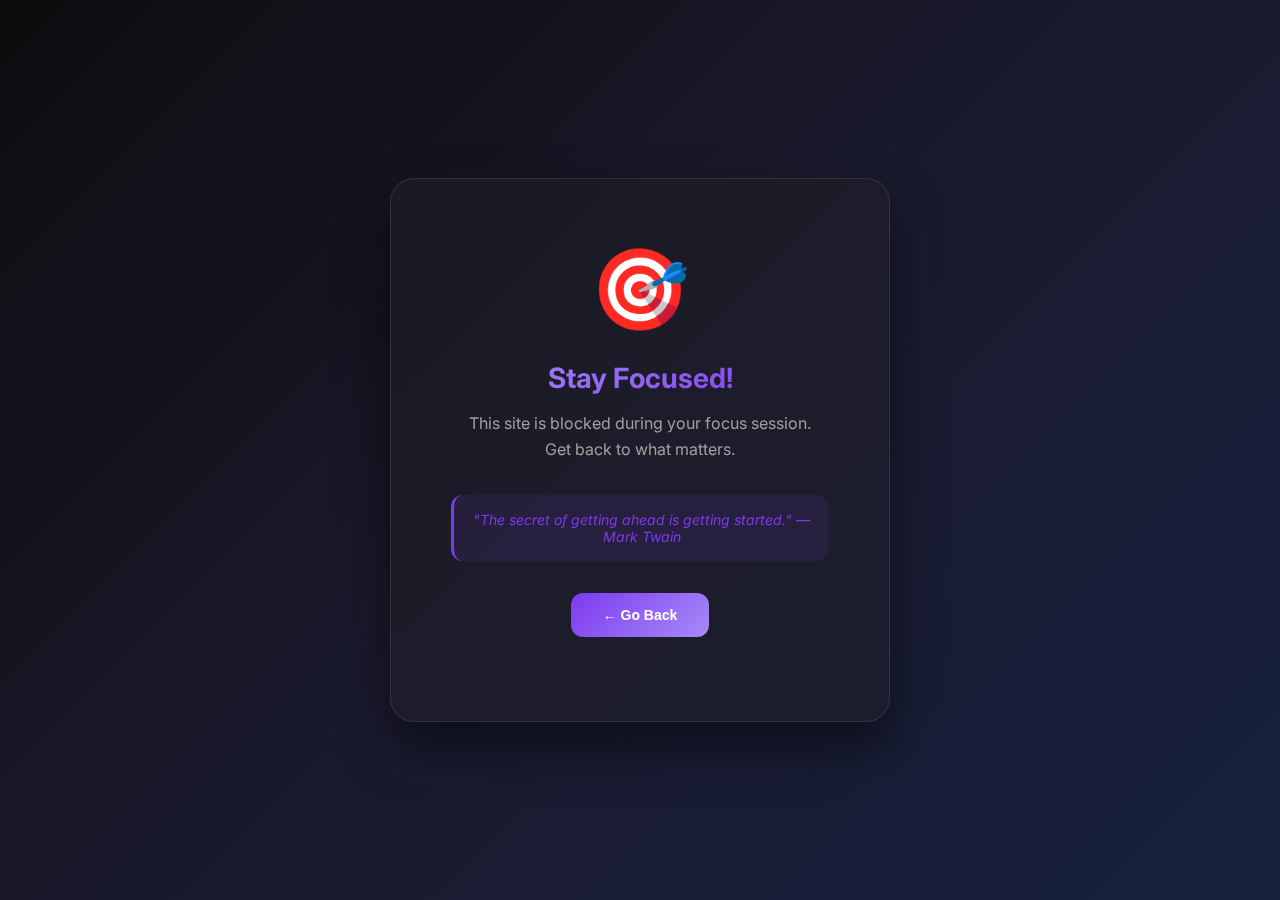
<file: blocked/blocked.html>
<!DOCTYPE html>
<html lang="en">

<head>
    <meta charset="UTF-8">
    <title>Site Blocked - DevPro Toolkit</title>
    <style>
        @import url('https://fonts.googleapis.com/css2?family=Inter:wght@400;600;700&display=swap');

        * {
            margin: 0;
            padding: 0;
            box-sizing: border-box;
        }

        body {
            font-family: 'Inter', sans-serif;
            background: linear-gradient(135deg, #0d0d0f 0%, #1a1a2e 50%, #16213e 100%);
            min-height: 100vh;
            display: flex;
            align-items: center;
            justify-content: center;
            color: white;
        }

        .container {
            text-align: center;
            padding: 60px;
            background: rgba(30, 30, 40, 0.6);
            border-radius: 24px;
            border: 1px solid rgba(255, 255, 255, 0.1);
            backdrop-filter: blur(20px);
            max-width: 500px;
            box-shadow: 0 25px 50px rgba(0, 0, 0, 0.5);
        }

        .icon {
            font-size: 80px;
            margin-bottom: 24px;
            animation: pulse 2s infinite;
        }

        @keyframes pulse {

            0%,
            100% {
                transform: scale(1);
            }

            50% {
                transform: scale(1.1);
            }
        }

        h1 {
            font-size: 28px;
            font-weight: 700;
            margin-bottom: 16px;
            background: linear-gradient(135deg, #a78bfa, #7c3aed);
            -webkit-background-clip: text;
            -webkit-text-fill-color: transparent;
        }

        p {
            color: #a0a0a0;
            font-size: 16px;
            line-height: 1.6;
            margin-bottom: 32px;
        }

        .quote {
            font-style: italic;
            color: #7c3aed;
            font-size: 14px;
            margin-bottom: 32px;
            padding: 16px;
            background: rgba(124, 58, 237, 0.1);
            border-radius: 12px;
            border-left: 3px solid #7c3aed;
        }

        .btn {
            display: inline-block;
            padding: 14px 32px;
            background: linear-gradient(135deg, #7c3aed, #a78bfa);
            color: white;
            text-decoration: none;
            border-radius: 12px;
            font-weight: 600;
            font-size: 14px;
            transition: all 0.3s ease;
            border: none;
            cursor: pointer;
        }

        .btn:hover {
            transform: translateY(-2px);
            box-shadow: 0 10px 30px rgba(124, 58, 237, 0.4);
        }

        .timer {
            margin-top: 24px;
            font-size: 13px;
            color: #666;
        }

        .timer span {
            color: #a78bfa;
            font-weight: 600;
        }
    </style>
</head>

<body>
    <div class="container">
        <div class="icon">🎯</div>
        <h1>Stay Focused!</h1>
        <p>This site is blocked during your focus session.<br>Get back to what matters.</p>
        <div class="quote">"The secret of getting ahead is getting started." — Mark Twain</div>
        <button class="btn" onclick="window.history.back()">← Go Back</button>
        <div class="timer" id="timer"></div>
    </div>

    <script>
        // Show remaining time
        chrome.runtime.sendMessage({ type: 'GET_TIME_REMAINING' }, (remaining) => {
            if (remaining && remaining > 0) {
                const mins = Math.floor(remaining / 60);
                const secs = remaining % 60;
                document.getElementById('timer').innerHTML =
                    `Focus session ends in <span>${mins}:${secs.toString().padStart(2, '0')}</span>`;
            }
        });
    </script>
</body>

</html>
</file>
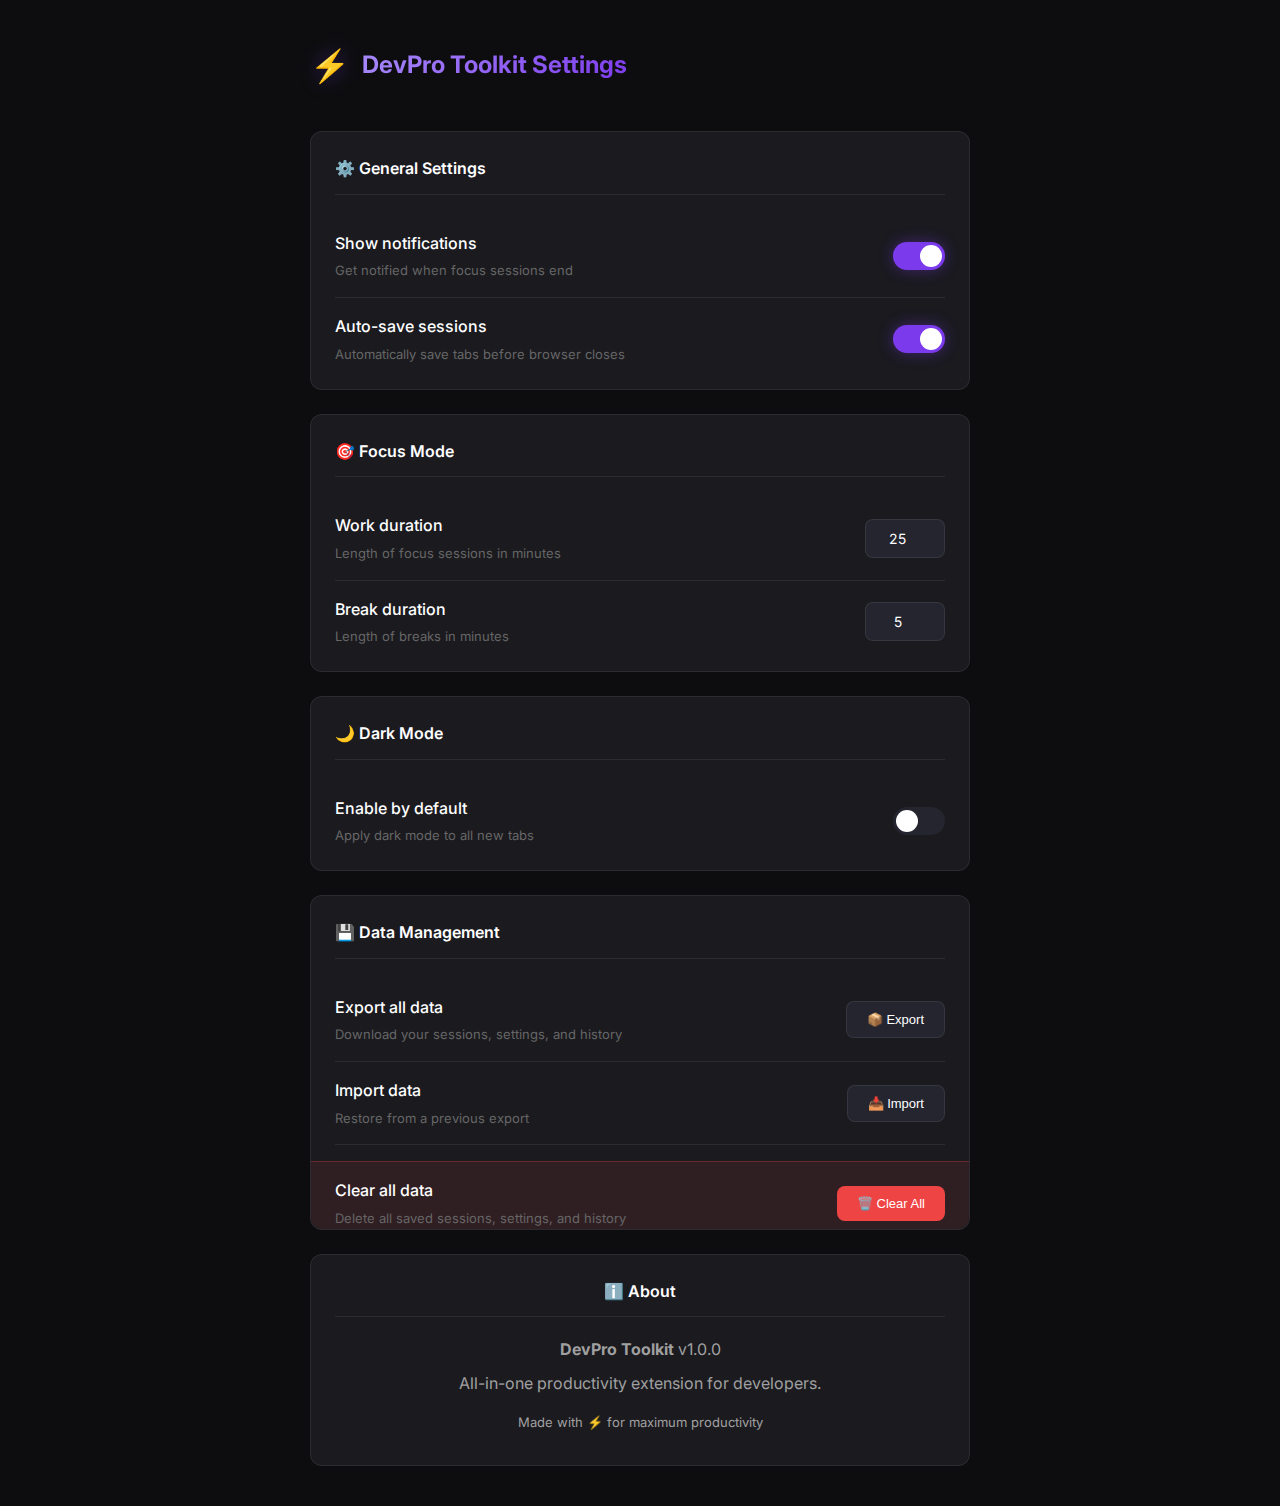
<file: options/options.html>
<!DOCTYPE html>
<html lang="en">

<head>
    <meta charset="UTF-8">
    <meta name="viewport" content="width=device-width, initial-scale=1.0">
    <title>DevPro Toolkit - Settings</title>
    <link rel="stylesheet" href="options.css">
</head>

<body>
    <div class="container">
        <header class="header">
            <div class="logo">
                <span class="logo-icon">⚡</span>
                <span class="logo-text">DevPro Toolkit Settings</span>
            </div>
        </header>

        <main class="settings-container">
            <!-- General Settings -->
            <section class="settings-section">
                <h2>⚙️ General Settings</h2>
                <div class="setting-item">
                    <div class="setting-info">
                        <span class="setting-name">Show notifications</span>
                        <span class="setting-desc">Get notified when focus sessions end</span>
                    </div>
                    <label class="toggle-switch">
                        <input type="checkbox" id="notificationsEnabled" checked>
                        <span class="toggle-slider"></span>
                    </label>
                </div>
                <div class="setting-item">
                    <div class="setting-info">
                        <span class="setting-name">Auto-save sessions</span>
                        <span class="setting-desc">Automatically save tabs before browser closes</span>
                    </div>
                    <label class="toggle-switch">
                        <input type="checkbox" id="autoSaveEnabled" checked>
                        <span class="toggle-slider"></span>
                    </label>
                </div>
            </section>

            <!-- Focus Mode Settings -->
            <section class="settings-section">
                <h2>🎯 Focus Mode</h2>
                <div class="setting-item">
                    <div class="setting-info">
                        <span class="setting-name">Work duration</span>
                        <span class="setting-desc">Length of focus sessions in minutes</span>
                    </div>
                    <input type="number" id="pomodoroWork" value="25" min="1" max="120" class="number-input">
                </div>
                <div class="setting-item">
                    <div class="setting-info">
                        <span class="setting-name">Break duration</span>
                        <span class="setting-desc">Length of breaks in minutes</span>
                    </div>
                    <input type="number" id="pomodoroBreak" value="5" min="1" max="30" class="number-input">
                </div>
            </section>

            <!-- Dark Mode Settings -->
            <section class="settings-section">
                <h2>🌙 Dark Mode</h2>
                <div class="setting-item">
                    <div class="setting-info">
                        <span class="setting-name">Enable by default</span>
                        <span class="setting-desc">Apply dark mode to all new tabs</span>
                    </div>
                    <label class="toggle-switch">
                        <input type="checkbox" id="darkModeDefault">
                        <span class="toggle-slider"></span>
                    </label>
                </div>
            </section>

            <!-- Data Management -->
            <section class="settings-section">
                <h2>💾 Data Management</h2>
                <div class="setting-item">
                    <div class="setting-info">
                        <span class="setting-name">Export all data</span>
                        <span class="setting-desc">Download your sessions, settings, and history</span>
                    </div>
                    <button class="btn btn-secondary" id="exportBtn">📦 Export</button>
                </div>
                <div class="setting-item">
                    <div class="setting-info">
                        <span class="setting-name">Import data</span>
                        <span class="setting-desc">Restore from a previous export</span>
                    </div>
                    <button class="btn btn-secondary" id="importBtn">📥 Import</button>
                    <input type="file" id="importFile" accept=".json" style="display: none;">
                </div>
                <div class="setting-item danger-zone">
                    <div class="setting-info">
                        <span class="setting-name">Clear all data</span>
                        <span class="setting-desc">Delete all saved sessions, settings, and history</span>
                    </div>
                    <button class="btn btn-danger" id="clearBtn">🗑️ Clear All</button>
                </div>
            </section>

            <!-- About -->
            <section class="settings-section about">
                <h2>ℹ️ About</h2>
                <p><strong>DevPro Toolkit</strong> v1.0.0</p>
                <p>All-in-one productivity extension for developers.</p>
                <p class="credits">Made with ⚡ for maximum productivity</p>
            </section>
        </main>
    </div>

    <script src="options.js"></script>
</body>

</html>
</file>
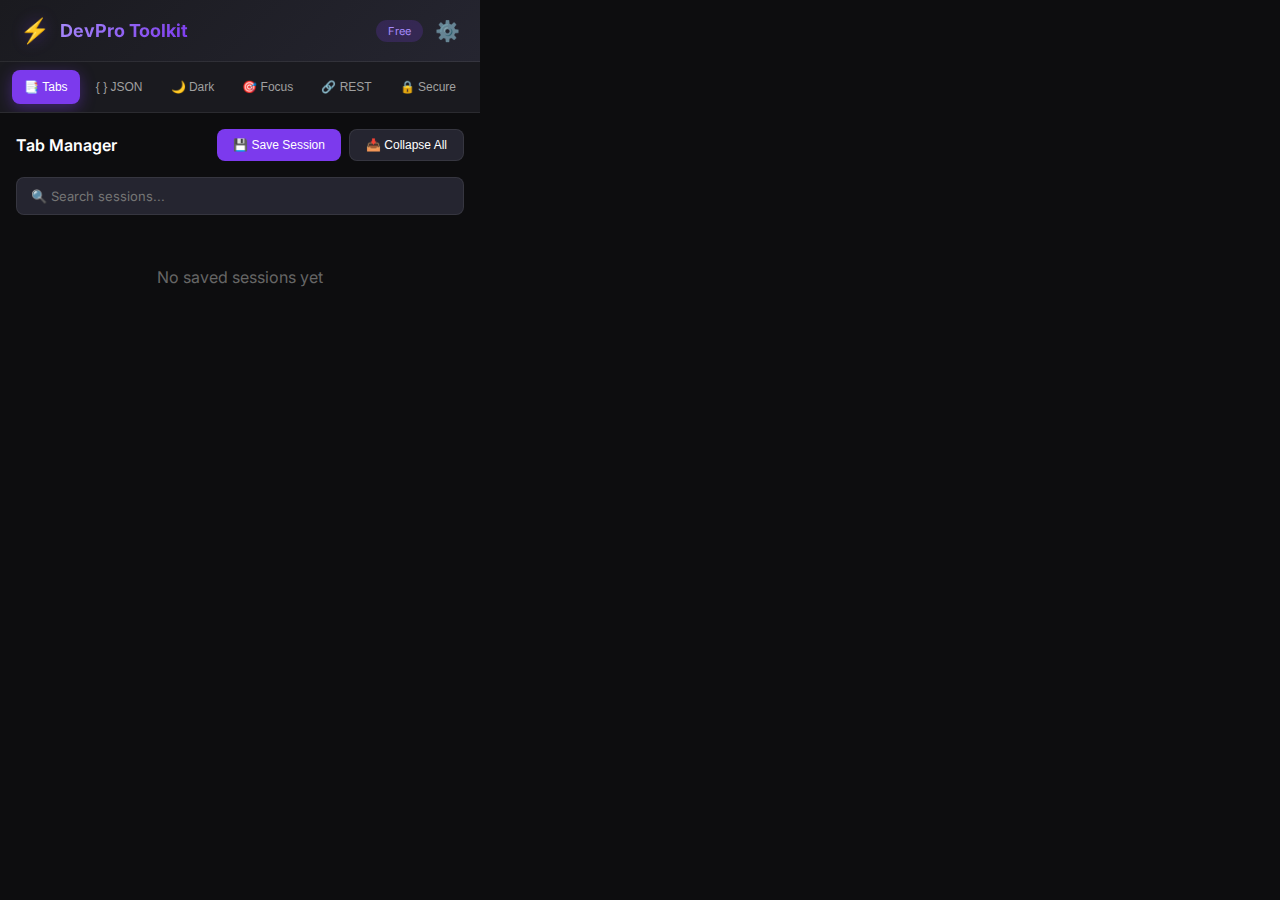
<file: popup/popup.html>
<!DOCTYPE html>
<html lang="en">

<head>
  <meta charset="UTF-8">
  <meta name="viewport" content="width=600, height=500">
  <title>DevPro Toolkit</title>
  <link rel="stylesheet" href="popup.css">
</head>

<body>
  <div class="container">
    <!-- Header -->
    <header class="header">
      <div class="logo">
        <span class="logo-icon">⚡</span>
        <span class="logo-text">DevPro Toolkit</span>
      </div>
      <div class="header-right">
        <div class="usage-badge" id="usageBadge" title="Daily usage">
          <span id="usageText">Free</span>
        </div>
        <button class="settings-btn" id="settingsBtn" title="Settings">⚙️</button>
      </div>
    </header>

    <!-- Upgrade Modal -->
    <div class="upgrade-modal" id="upgradeModal">
      <div class="upgrade-content">
        <button class="upgrade-close" id="closeUpgrade">×</button>
        <div class="upgrade-icon">🚀</div>
        <h2>Upgrade to Premium</h2>
        <p>You've hit your daily free limit!</p>

        <div class="upgrade-features">
          <div class="feature-item">✓ Unlimited tab saves</div>
          <div class="feature-item">✓ Unlimited JSON formatting</div>
          <div class="feature-item">✓ Unlimited REST requests</div>
          <div class="feature-item">✓ Unlimited focus sessions</div>
          <div class="feature-item">✓ Priority support</div>
        </div>

        <div class="upgrade-pricing">
          <span class="price">₹99</span>
          <span class="period">/month</span>
        </div>

        <button class="btn btn-whatsapp" id="upgradeBtn">
          <span class="wa-icon">💬</span>
          Contact on WhatsApp
        </button>

        <div class="key-section">
          <p class="key-label">Already have a key?</p>
          <div class="key-input-group">
            <input type="text" id="premiumKeyInput" placeholder="DEVPRO-XXXX-XXXX-XXXX">
            <button class="btn btn-primary" id="activateKeyBtn">Activate</button>
          </div>
        </div>
      </div>
    </div>

    <!-- Tab Navigation -->

    <nav class="tabs">
      <button class="tab active" data-tab="tabs">📑 Tabs</button>
      <button class="tab" data-tab="json">{ } JSON</button>
      <button class="tab" data-tab="dark">🌙 Dark</button>
      <button class="tab" data-tab="focus">🎯 Focus</button>
      <button class="tab" data-tab="rest">🔗 REST</button>
      <button class="tab" data-tab="security">🔒 Secure</button>
    </nav>

    <!-- Tab Panels -->
    <main class="panels">

      <!-- Tabs Panel -->
      <section class="panel active" id="tabs-panel">
        <div class="panel-header">
          <h2>Tab Manager</h2>
          <div class="btn-group">
            <button class="btn btn-primary" id="saveSessionBtn">💾 Save Session</button>
            <button class="btn btn-secondary" id="collapseBtn">📥 Collapse All</button>
          </div>
        </div>
        <input type="text" class="search-input" id="sessionSearch" placeholder="🔍 Search sessions...">
        <div class="sessions-list" id="sessionsList">
          <div class="empty-state">No saved sessions yet</div>
        </div>
      </section>

      <!-- JSON Panel -->
      <section class="panel" id="json-panel">
        <div class="panel-header">
          <h2>JSON Viewer</h2>
          <div class="btn-group">
            <button class="btn btn-primary" id="formatJsonBtn">Format</button>
            <button class="btn btn-secondary" id="minifyJsonBtn">Minify</button>
            <button class="btn btn-secondary" id="copyJsonBtn">📋 Copy</button>
          </div>
        </div>
        <textarea class="json-input" id="jsonInput" placeholder="Paste your JSON here..."></textarea>
        <div class="json-stats" id="jsonStats"></div>
        <div class="json-output" id="jsonOutput"></div>
      </section>

      <!-- Dark Mode Panel -->
      <section class="panel" id="dark-panel">
        <div class="panel-header">
          <h2>Dark Mode</h2>
          <label class="toggle-switch">
            <input type="checkbox" id="darkModeToggle">
            <span class="toggle-slider"></span>
          </label>
        </div>
        <div class="settings-group">
          <label class="setting-label">
            <span>Brightness</span>
            <span id="brightnessValue">100%</span>
          </label>
          <input type="range" class="slider" id="brightnessSlider" min="50" max="150" value="100">
        </div>
        <div class="settings-group">
          <label class="setting-label">
            <span>Contrast</span>
            <span id="contrastValue">100%</span>
          </label>
          <input type="range" class="slider" id="contrastSlider" min="50" max="150" value="100">
        </div>
        <div class="whitelist-section">
          <h3>Whitelist <span class="badge" id="whitelistCount">0</span></h3>
          <div class="input-group">
            <input type="text" id="whitelistInput" placeholder="Add domain (e.g. google.com)">
            <button class="btn btn-primary" id="addWhitelistBtn">+</button>
          </div>
          <ul class="whitelist" id="whitelistList"></ul>
        </div>
      </section>

      <!-- Focus Mode Panel -->
      <section class="panel" id="focus-panel">
        <div class="panel-header">
          <h2>Focus Mode</h2>
        </div>
        <div class="focus-timer" id="focusTimer">
          <div class="timer-display" id="timerDisplay">25:00</div>
          <div class="timer-status" id="timerStatus">Ready to focus</div>
          <div class="btn-group">
            <button class="btn btn-primary btn-large" id="startFocusBtn">▶ Start Focus</button>
            <button class="btn btn-danger btn-large hidden" id="stopFocusBtn">⏹ Stop</button>
          </div>
        </div>
        <div class="focus-stats" id="focusStats">
          <div class="stat">
            <span class="stat-value" id="sessionsCount">0</span>
            <span class="stat-label">Sessions</span>
          </div>
          <div class="stat">
            <span class="stat-value" id="totalMinutes">0</span>
            <span class="stat-label">Minutes</span>
          </div>
        </div>
        <div class="blocked-sites-section">
          <h3>Blocked Sites</h3>
          <div class="input-group">
            <input type="text" id="blockedSiteInput" placeholder="Add site to block...">
            <button class="btn btn-primary" id="addBlockedBtn">+</button>
          </div>
          <ul class="blocked-list" id="blockedList"></ul>
        </div>
      </section>

      <!-- REST Client Panel -->
      <section class="panel" id="rest-panel">
        <div class="panel-header">
          <h2>REST Client</h2>
        </div>
        <div class="rest-form">
          <div class="method-url-group">
            <select class="method-select" id="restMethod">
              <option value="GET">GET</option>
              <option value="POST">POST</option>
              <option value="PUT">PUT</option>
              <option value="PATCH">PATCH</option>
              <option value="DELETE">DELETE</option>
            </select>
            <input type="text" class="url-input" id="restUrl" placeholder="https://api.example.com/endpoint">
            <button class="btn btn-primary" id="sendRequestBtn">Send</button>
          </div>
          <details class="rest-details">
            <summary>Headers</summary>
            <textarea class="headers-input" id="restHeaders" placeholder="Content-Type: application/json"></textarea>
          </details>
          <details class="rest-details">
            <summary>Body</summary>
            <textarea class="body-input" id="restBody" placeholder='{"key": "value"}'></textarea>
          </details>
        </div>
        <div class="rest-response" id="restResponse">
          <div class="response-meta hidden" id="responseMeta">
            <span class="status-badge" id="responseStatus"></span>
            <span class="response-time" id="responseTime"></span>
            <span class="response-size" id="responseSize"></span>
          </div>
          <pre class="response-body" id="responseBody">Response will appear here...</pre>
        </div>
      </section>

      <!-- Security Panel -->
      <section class="panel" id="security-panel">
        <div class="panel-header">
          <h2>Security Check</h2>
          <button class="btn btn-secondary" id="refreshSecurityBtn">🔄 Refresh</button>
        </div>
        <div class="security-score" id="securityScore">
          <div class="score-circle">
            <span class="score-value" id="scoreValue">--</span>
          </div>
          <div class="score-label" id="scoreLabel">Analyzing...</div>
        </div>
        <div class="security-details" id="securityDetails">
          <div class="security-item">
            <span class="security-icon" id="httpsIcon">🔓</span>
            <span class="security-text" id="httpsText">Checking HTTPS...</span>
          </div>
          <div class="security-item">
            <span class="security-icon">🌐</span>
            <span class="security-text" id="domainText">--</span>
          </div>
        </div>
        <div class="security-tips" id="securityTips"></div>
      </section>

    </main>
  </div>

  <script src="../lib/storage.js"></script>
  <script src="../modules/json-viewer.js"></script>
  <script src="../modules/premium.js"></script>
  <script src="popup.js"></script>
</body>


</html>
</file>
<file: options/options.css>
/* DevPro Toolkit - Options Page Styles */
@import url('https://fonts.googleapis.com/css2?family=Inter:wght@400;500;600;700&display=swap');

:root {
    --bg-primary: #0d0d0f;
    --bg-secondary: #1a1a1f;
    --bg-tertiary: #252530;
    --accent: #7c3aed;
    --accent-light: #a78bfa;
    --accent-glow: rgba(124, 58, 237, 0.4);
    --text-primary: #ffffff;
    --text-secondary: #a0a0a0;
    --text-muted: #666;
    --border: rgba(255, 255, 255, 0.08);
    --success: #10b981;
    --warning: #f59e0b;
    --danger: #ef4444;
    --danger-bg: rgba(239, 68, 68, 0.1);
    --radius: 12px;
    --radius-sm: 8px;
}

* {
    margin: 0;
    padding: 0;
    box-sizing: border-box;
}

body {
    font-family: 'Inter', -apple-system, BlinkMacSystemFont, sans-serif;
    background: var(--bg-primary);
    color: var(--text-primary);
    min-height: 100vh;
    line-height: 1.6;
}

.container {
    max-width: 700px;
    margin: 0 auto;
    padding: 40px 20px;
}

.header {
    margin-bottom: 40px;
}

.logo {
    display: flex;
    align-items: center;
    gap: 12px;
}

.logo-icon {
    font-size: 32px;
    filter: drop-shadow(0 0 10px var(--accent-glow));
}

.logo-text {
    font-size: 24px;
    font-weight: 700;
    background: linear-gradient(135deg, var(--accent-light), var(--accent));
    -webkit-background-clip: text;
    -webkit-text-fill-color: transparent;
}

.settings-container {
    display: flex;
    flex-direction: column;
    gap: 24px;
}

.settings-section {
    background: var(--bg-secondary);
    border: 1px solid var(--border);
    border-radius: var(--radius);
    padding: 24px;
}

.settings-section h2 {
    font-size: 16px;
    font-weight: 600;
    margin-bottom: 20px;
    padding-bottom: 12px;
    border-bottom: 1px solid var(--border);
}

.setting-item {
    display: flex;
    justify-content: space-between;
    align-items: center;
    padding: 16px 0;
    border-bottom: 1px solid var(--border);
}

.setting-item:last-child {
    border-bottom: none;
    padding-bottom: 0;
}

.setting-info {
    flex: 1;
}

.setting-name {
    display: block;
    font-weight: 500;
    margin-bottom: 4px;
}

.setting-desc {
    display: block;
    font-size: 13px;
    color: var(--text-muted);
}

.toggle-switch {
    position: relative;
    display: inline-block;
    width: 52px;
    height: 28px;
    flex-shrink: 0;
}

.toggle-switch input {
    opacity: 0;
    width: 0;
    height: 0;
}

.toggle-slider {
    position: absolute;
    cursor: pointer;
    inset: 0;
    background: var(--bg-tertiary);
    border-radius: 28px;
    transition: all 0.2s ease;
}

.toggle-slider:before {
    position: absolute;
    content: "";
    height: 22px;
    width: 22px;
    left: 3px;
    bottom: 3px;
    background: white;
    border-radius: 50%;
    transition: all 0.2s ease;
}

.toggle-switch input:checked+.toggle-slider {
    background: var(--accent);
    box-shadow: 0 0 15px var(--accent-glow);
}

.toggle-switch input:checked+.toggle-slider:before {
    transform: translateX(24px);
}

.number-input {
    width: 80px;
    padding: 10px 14px;
    background: var(--bg-tertiary);
    border: 1px solid var(--border);
    border-radius: var(--radius-sm);
    color: var(--text-primary);
    font-family: inherit;
    font-size: 14px;
    text-align: center;
}

.number-input:focus {
    outline: none;
    border-color: var(--accent);
    box-shadow: 0 0 0 3px var(--accent-glow);
}

.btn {
    padding: 10px 20px;
    border: none;
    border-radius: var(--radius-sm);
    font-size: 13px;
    font-weight: 500;
    cursor: pointer;
    transition: all 0.2s ease;
    display: inline-flex;
    align-items: center;
    gap: 8px;
}

.btn-secondary {
    background: var(--bg-tertiary);
    color: var(--text-primary);
    border: 1px solid var(--border);
}

.btn-secondary:hover {
    background: var(--accent);
    border-color: var(--accent);
}

.btn-danger {
    background: var(--danger);
    color: white;
}

.btn-danger:hover {
    background: #dc2626;
}

.danger-zone {
    background: var(--danger-bg);
    margin: 16px -24px -24px;
    padding: 16px 24px;
    border-radius: 0 0 var(--radius) var(--radius);
    border-top: 1px solid rgba(239, 68, 68, 0.3);
}

.about {
    text-align: center;
}

.about p {
    color: var(--text-secondary);
    margin-bottom: 8px;
}

.credits {
    font-size: 13px;
    color: var(--text-muted);
    margin-top: 16px;
}
</file>
<file: popup/popup.css>
/* DevPro Toolkit - Premium Dark Theme */
@import url('https://fonts.googleapis.com/css2?family=Inter:wght@400;500;600;700&display=swap');

:root {
  --bg-primary: #0d0d0f;
  --bg-secondary: #1a1a1f;
  --bg-tertiary: #252530;
  --bg-glass: rgba(30, 30, 35, 0.85);
  --bg-hover: rgba(124, 58, 237, 0.15);
  --accent: #7c3aed;
  --accent-light: #a78bfa;
  --accent-glow: rgba(124, 58, 237, 0.4);
  --text-primary: #ffffff;
  --text-secondary: #a0a0a0;
  --text-muted: #666;
  --border: rgba(255, 255, 255, 0.08);
  --success: #10b981;
  --success-bg: rgba(16, 185, 129, 0.15);
  --warning: #f59e0b;
  --warning-bg: rgba(245, 158, 11, 0.15);
  --danger: #ef4444;
  --danger-bg: rgba(239, 68, 68, 0.15);
  --radius: 12px;
  --radius-sm: 8px;
  --transition: all 0.2s ease;
}

* {
  margin: 0;
  padding: 0;
  box-sizing: border-box;
}

body {
  font-family: 'Inter', -apple-system, BlinkMacSystemFont, sans-serif;
  background: var(--bg-primary);
  color: var(--text-primary);
  width: 480px;
  height: 520px;
  overflow: hidden;
}

.container {
  display: flex;
  flex-direction: column;
  height: 100%;
}

/* Header */
.header {
  display: flex;
  justify-content: space-between;
  align-items: center;
  padding: 16px 20px;
  background: linear-gradient(135deg, var(--bg-secondary), var(--bg-tertiary));
  border-bottom: 1px solid var(--border);
}

.logo {
  display: flex;
  align-items: center;
  gap: 10px;
}

.logo-icon {
  font-size: 24px;
  filter: drop-shadow(0 0 8px var(--accent-glow));
}

.logo-text {
  font-size: 18px;
  font-weight: 700;
  background: linear-gradient(135deg, var(--accent-light), var(--accent));
  -webkit-background-clip: text;
  -webkit-text-fill-color: transparent;
}

.settings-btn {
  background: transparent;
  border: none;
  font-size: 20px;
  cursor: pointer;
  opacity: 0.7;
  transition: var(--transition);
}

.settings-btn:hover {
  opacity: 1;
  transform: rotate(45deg);
}

/* Tab Navigation */
.tabs {
  display: flex;
  background: var(--bg-secondary);
  padding: 8px 12px;
  gap: 4px;
  border-bottom: 1px solid var(--border);
  overflow-x: auto;
}

.tabs::-webkit-scrollbar {
  display: none;
}

.tab {
  flex: 1;
  min-width: fit-content;
  padding: 10px 12px;
  background: transparent;
  border: none;
  color: var(--text-secondary);
  font-size: 12px;
  font-weight: 500;
  cursor: pointer;
  border-radius: var(--radius-sm);
  transition: var(--transition);
  white-space: nowrap;
}

.tab:hover {
  background: var(--bg-hover);
  color: var(--text-primary);
}

.tab.active {
  background: var(--accent);
  color: white;
  box-shadow: 0 4px 15px var(--accent-glow);
}

/* Panels */
.panels {
  flex: 1;
  overflow-y: auto;
  padding: 16px;
}

.panel {
  display: none;
  animation: fadeIn 0.2s ease;
}

.panel.active {
  display: block;
}

@keyframes fadeIn {
  from {
    opacity: 0;
    transform: translateY(5px);
  }

  to {
    opacity: 1;
    transform: translateY(0);
  }
}

.panel-header {
  display: flex;
  justify-content: space-between;
  align-items: center;
  margin-bottom: 16px;
}

.panel-header h2 {
  font-size: 16px;
  font-weight: 600;
}

/* Buttons */
.btn {
  padding: 8px 16px;
  border: none;
  border-radius: var(--radius-sm);
  font-size: 12px;
  font-weight: 500;
  cursor: pointer;
  transition: var(--transition);
  display: inline-flex;
  align-items: center;
  gap: 6px;
}

.btn-primary {
  background: var(--accent);
  color: white;
}

.btn-primary:hover {
  background: var(--accent-light);
  box-shadow: 0 4px 15px var(--accent-glow);
}

.btn-secondary {
  background: var(--bg-tertiary);
  color: var(--text-primary);
  border: 1px solid var(--border);
}

.btn-secondary:hover {
  background: var(--bg-hover);
  border-color: var(--accent);
}

.btn-danger {
  background: var(--danger);
  color: white;
}

.btn-danger:hover {
  background: #dc2626;
}

.btn-large {
  padding: 12px 24px;
  font-size: 14px;
}

.btn-group {
  display: flex;
  gap: 8px;
}

.hidden {
  display: none !important;
}

/* Inputs */
input[type="text"],
textarea,
select {
  width: 100%;
  padding: 10px 14px;
  background: var(--bg-tertiary);
  border: 1px solid var(--border);
  border-radius: var(--radius-sm);
  color: var(--text-primary);
  font-family: inherit;
  font-size: 13px;
  transition: var(--transition);
}

input[type="text"]:focus,
textarea:focus,
select:focus {
  outline: none;
  border-color: var(--accent);
  box-shadow: 0 0 0 3px var(--accent-glow);
}

.search-input {
  margin-bottom: 12px;
}

.input-group {
  display: flex;
  gap: 8px;
  margin-bottom: 12px;
}

.input-group input {
  flex: 1;
}

/* Toggle Switch */
.toggle-switch {
  position: relative;
  display: inline-block;
  width: 52px;
  height: 28px;
}

.toggle-switch input {
  opacity: 0;
  width: 0;
  height: 0;
}

.toggle-slider {
  position: absolute;
  cursor: pointer;
  inset: 0;
  background: var(--bg-tertiary);
  border-radius: 28px;
  transition: var(--transition);
}

.toggle-slider:before {
  position: absolute;
  content: "";
  height: 22px;
  width: 22px;
  left: 3px;
  bottom: 3px;
  background: white;
  border-radius: 50%;
  transition: var(--transition);
}

.toggle-switch input:checked+.toggle-slider {
  background: var(--accent);
  box-shadow: 0 0 15px var(--accent-glow);
}

.toggle-switch input:checked+.toggle-slider:before {
  transform: translateX(24px);
}

/* Slider */
.slider {
  -webkit-appearance: none;
  width: 100%;
  height: 6px;
  background: var(--bg-tertiary);
  border-radius: 3px;
  outline: none;
}

.slider::-webkit-slider-thumb {
  -webkit-appearance: none;
  width: 18px;
  height: 18px;
  background: var(--accent);
  border-radius: 50%;
  cursor: pointer;
  box-shadow: 0 2px 8px var(--accent-glow);
}

/* Settings Group */
.settings-group {
  margin-bottom: 16px;
}

.setting-label {
  display: flex;
  justify-content: space-between;
  margin-bottom: 8px;
  font-size: 13px;
  color: var(--text-secondary);
}

/* Sessions List */
.sessions-list {
  max-height: 280px;
  overflow-y: auto;
}

.session-item {
  background: var(--bg-secondary);
  border: 1px solid var(--border);
  border-radius: var(--radius-sm);
  padding: 12px;
  margin-bottom: 8px;
  cursor: pointer;
  transition: var(--transition);
}

.session-item:hover {
  border-color: var(--accent);
  background: var(--bg-hover);
}

.session-header {
  display: flex;
  justify-content: space-between;
  align-items: center;
  margin-bottom: 6px;
}

.session-name {
  font-weight: 600;
  font-size: 13px;
}

.session-date {
  font-size: 11px;
  color: var(--text-muted);
}

.session-tabs {
  font-size: 12px;
  color: var(--text-secondary);
}

.session-actions {
  display: flex;
  gap: 6px;
  margin-top: 8px;
}

.session-actions .btn {
  padding: 6px 10px;
  font-size: 11px;
}

.empty-state {
  text-align: center;
  padding: 40px;
  color: var(--text-muted);
}

/* JSON Panel */
.json-input {
  height: 100px;
  resize: vertical;
  font-family: 'Monaco', 'Consolas', monospace;
  font-size: 12px;
}

.json-stats {
  display: flex;
  gap: 16px;
  padding: 8px 0;
  font-size: 11px;
  color: var(--text-muted);
}

.json-output {
  background: var(--bg-secondary);
  border: 1px solid var(--border);
  border-radius: var(--radius-sm);
  padding: 12px;
  font-family: 'Monaco', 'Consolas', monospace;
  font-size: 12px;
  line-height: 1.5;
  max-height: 200px;
  overflow: auto;
  white-space: pre-wrap;
  word-break: break-all;
}

.json-key {
  color: #a78bfa;
}

.json-string {
  color: #10b981;
}

.json-number {
  color: #f59e0b;
}

.json-boolean {
  color: #ef4444;
}

.json-null {
  color: #6b7280;
}

/* Whitelist */
.whitelist-section {
  margin-top: 20px;
}

.whitelist-section h3 {
  font-size: 14px;
  margin-bottom: 12px;
  display: flex;
  align-items: center;
  gap: 8px;
}

.badge {
  background: var(--accent);
  color: white;
  padding: 2px 8px;
  border-radius: 10px;
  font-size: 11px;
}

.whitelist,
.blocked-list {
  list-style: none;
  max-height: 120px;
  overflow-y: auto;
}

.whitelist li,
.blocked-list li {
  display: flex;
  justify-content: space-between;
  align-items: center;
  padding: 8px 12px;
  background: var(--bg-secondary);
  border-radius: var(--radius-sm);
  margin-bottom: 4px;
  font-size: 13px;
}

.whitelist li button,
.blocked-list li button {
  background: transparent;
  border: none;
  color: var(--danger);
  cursor: pointer;
  font-size: 16px;
  opacity: 0.7;
  transition: var(--transition);
}

.whitelist li button:hover,
.blocked-list li button:hover {
  opacity: 1;
}

/* Focus Mode */
.focus-timer {
  text-align: center;
  padding: 24px;
  background: linear-gradient(135deg, var(--bg-secondary), var(--bg-tertiary));
  border-radius: var(--radius);
  margin-bottom: 16px;
}

.timer-display {
  font-size: 48px;
  font-weight: 700;
  background: linear-gradient(135deg, var(--accent-light), var(--accent));
  -webkit-background-clip: text;
  -webkit-text-fill-color: transparent;
  margin-bottom: 8px;
}

.timer-status {
  font-size: 13px;
  color: var(--text-secondary);
  margin-bottom: 16px;
}

.focus-stats {
  display: flex;
  justify-content: center;
  gap: 32px;
  margin-bottom: 20px;
}

.stat {
  text-align: center;
}

.stat-value {
  display: block;
  font-size: 24px;
  font-weight: 700;
  color: var(--accent-light);
}

.stat-label {
  font-size: 11px;
  color: var(--text-muted);
}

.blocked-sites-section h3 {
  font-size: 14px;
  margin-bottom: 12px;
}

/* REST Client */
.rest-form {
  margin-bottom: 16px;
}

.method-url-group {
  display: flex;
  gap: 8px;
  margin-bottom: 12px;
}

.method-select {
  width: 100px;
  padding: 10px;
  background: var(--accent);
  color: white;
  font-weight: 600;
}

.url-input {
  flex: 1;
}

.rest-details {
  margin-bottom: 8px;
}

.rest-details summary {
  cursor: pointer;
  padding: 8px 12px;
  background: var(--bg-secondary);
  border-radius: var(--radius-sm);
  font-size: 12px;
  color: var(--text-secondary);
}

.rest-details[open] summary {
  margin-bottom: 8px;
}

.headers-input,
.body-input {
  height: 60px;
  font-family: 'Monaco', 'Consolas', monospace;
  font-size: 11px;
}

.rest-response {
  background: var(--bg-secondary);
  border: 1px solid var(--border);
  border-radius: var(--radius-sm);
  overflow: hidden;
}

.response-meta {
  display: flex;
  gap: 12px;
  padding: 10px 12px;
  background: var(--bg-tertiary);
  font-size: 12px;
  border-bottom: 1px solid var(--border);
}

.status-badge {
  padding: 2px 8px;
  border-radius: 4px;
  font-weight: 600;
}

.status-badge.success {
  background: var(--success-bg);
  color: var(--success);
}

.status-badge.warning {
  background: var(--warning-bg);
  color: var(--warning);
}

.status-badge.danger {
  background: var(--danger-bg);
  color: var(--danger);
}

.response-time,
.response-size {
  color: var(--text-muted);
}

.response-body {
  padding: 12px;
  font-family: 'Monaco', 'Consolas', monospace;
  font-size: 11px;
  line-height: 1.5;
  max-height: 180px;
  overflow: auto;
  margin: 0;
  white-space: pre-wrap;
  word-break: break-all;
}

/* Security Panel */
.security-score {
  text-align: center;
  padding: 24px;
  background: linear-gradient(135deg, var(--bg-secondary), var(--bg-tertiary));
  border-radius: var(--radius);
  margin-bottom: 16px;
}

.score-circle {
  width: 100px;
  height: 100px;
  border-radius: 50%;
  background: conic-gradient(var(--accent) var(--score-percent, 0%), var(--bg-tertiary) 0%);
  display: flex;
  align-items: center;
  justify-content: center;
  margin: 0 auto 12px;
  position: relative;
}

.score-circle::before {
  content: '';
  position: absolute;
  width: 80px;
  height: 80px;
  background: var(--bg-secondary);
  border-radius: 50%;
}

.score-value {
  position: relative;
  font-size: 28px;
  font-weight: 700;
}

.score-label {
  font-size: 14px;
  font-weight: 600;
}

.score-label.success {
  color: var(--success);
}

.score-label.warning {
  color: var(--warning);
}

.score-label.danger {
  color: var(--danger);
}

.security-details {
  margin-bottom: 16px;
}

.security-item {
  display: flex;
  align-items: center;
  gap: 12px;
  padding: 12px;
  background: var(--bg-secondary);
  border-radius: var(--radius-sm);
  margin-bottom: 8px;
}

.security-icon {
  font-size: 20px;
}

.security-text {
  font-size: 13px;
}

.security-tips {
  padding: 12px;
  border-radius: var(--radius-sm);
  font-size: 12px;
}

.security-tips.success {
  background: var(--success-bg);
  color: var(--success);
}

.security-tips.warning {
  background: var(--warning-bg);
  color: var(--warning);
}

.security-tips.caution {
  background: var(--danger-bg);
  color: var(--danger);
}

/* Scrollbar */
::-webkit-scrollbar {
  width: 6px;
  height: 6px;
}

::-webkit-scrollbar-track {
  background: var(--bg-primary);
}

::-webkit-scrollbar-thumb {
  background: var(--bg-tertiary);
  border-radius: 3px;
}

::-webkit-scrollbar-thumb:hover {
  background: var(--accent);
}

/* Header Right */
.header-right {
  display: flex;
  align-items: center;
  gap: 12px;
}

/* Usage Badge */
.usage-badge {
  display: inline-flex;
  align-items: center;
  gap: 6px;
  padding: 4px 12px;
  background: rgba(124, 58, 237, 0.2);
  border-radius: 20px;
  font-size: 11px;
  color: #a78bfa;
  cursor: pointer;
  transition: var(--transition);
}

.usage-badge:hover {
  background: rgba(124, 58, 237, 0.3);
}

.usage-badge.warning {
  background: rgba(245, 158, 11, 0.2);
  color: #f59e0b;
}

.usage-badge.premium {
  background: linear-gradient(135deg, rgba(124, 58, 237, 0.3), rgba(236, 72, 153, 0.3));
  color: #fff;
}

/* Upgrade Modal */
.upgrade-modal {
  display: none;
  position: fixed;
  inset: 0;
  background: rgba(0, 0, 0, 0.85);
  backdrop-filter: blur(8px);
  -webkit-backdrop-filter: blur(8px);
  z-index: 1000;
  align-items: center;
  justify-content: center;
  animation: fadeIn 0.2s ease;
}

.upgrade-modal.show {
  display: flex;
}

.upgrade-content {
  background: linear-gradient(135deg, #1a1a2e, #16213e);
  border: 1px solid rgba(124, 58, 237, 0.3);
  border-radius: 20px;
  padding: 32px;
  max-width: 340px;
  width: 90%;
  text-align: center;
  position: relative;
  box-shadow: 0 25px 50px rgba(0, 0, 0, 0.5);
}

.upgrade-close {
  position: absolute;
  top: 12px;
  right: 16px;
  background: transparent;
  border: none;
  color: #666;
  font-size: 24px;
  cursor: pointer;
  transition: var(--transition);
}

.upgrade-close:hover {
  color: #fff;
}

.upgrade-icon {
  font-size: 48px;
  margin-bottom: 16px;
}

.upgrade-content h2 {
  font-size: 22px;
  margin-bottom: 8px;
  background: linear-gradient(135deg, #a78bfa, #7c3aed);
  -webkit-background-clip: text;
  -webkit-text-fill-color: transparent;
}

.upgrade-content>p {
  color: #a0a0a0;
  margin-bottom: 20px;
  font-size: 14px;
}

.upgrade-features {
  text-align: left;
  background: rgba(124, 58, 237, 0.1);
  border-radius: 12px;
  padding: 16px;
  margin-bottom: 20px;
}

.feature-item {
  padding: 6px 0;
  color: #10b981;
  font-size: 13px;
}

.upgrade-pricing {
  margin-bottom: 20px;
}

.price {
  font-size: 36px;
  font-weight: 700;
  color: #fff;
}

.period {
  color: #666;
  font-size: 14px;
}

.btn-whatsapp {
  width: 100%;
  padding: 14px 24px;
  background: linear-gradient(135deg, #25d366, #128c7e);
  color: white;
  border: none;
  border-radius: 12px;
  font-size: 15px;
  font-weight: 600;
  cursor: pointer;
  display: flex;
  align-items: center;
  justify-content: center;
  gap: 10px;
  transition: all 0.2s ease;
}

.btn-whatsapp:hover {
  transform: translateY(-2px);
  box-shadow: 0 10px 30px rgba(37, 211, 102, 0.3);
}

.wa-icon {
  font-size: 20px;
}

.key-section {
  margin-top: 24px;
  padding-top: 20px;
  border-top: 1px solid rgba(255, 255, 255, 0.1);
}

.key-label {
  font-size: 12px;
  color: #666;
  margin-bottom: 10px;
}

.key-input-group {
  display: flex;
  gap: 8px;
}

.key-input-group input {
  flex: 1;
  padding: 10px 12px;
  background: rgba(255, 255, 255, 0.05);
  border: 1px solid rgba(255, 255, 255, 0.1);
  border-radius: 8px;
  color: #fff;
  font-size: 12px;
  font-family: 'Monaco', 'Consolas', monospace;
  text-transform: uppercase;
}

.key-input-group input::placeholder {
  text-transform: none;
  color: #444;
}

.key-input-group .btn {
  padding: 10px 16px;
  font-size: 12px;
}
</file>
